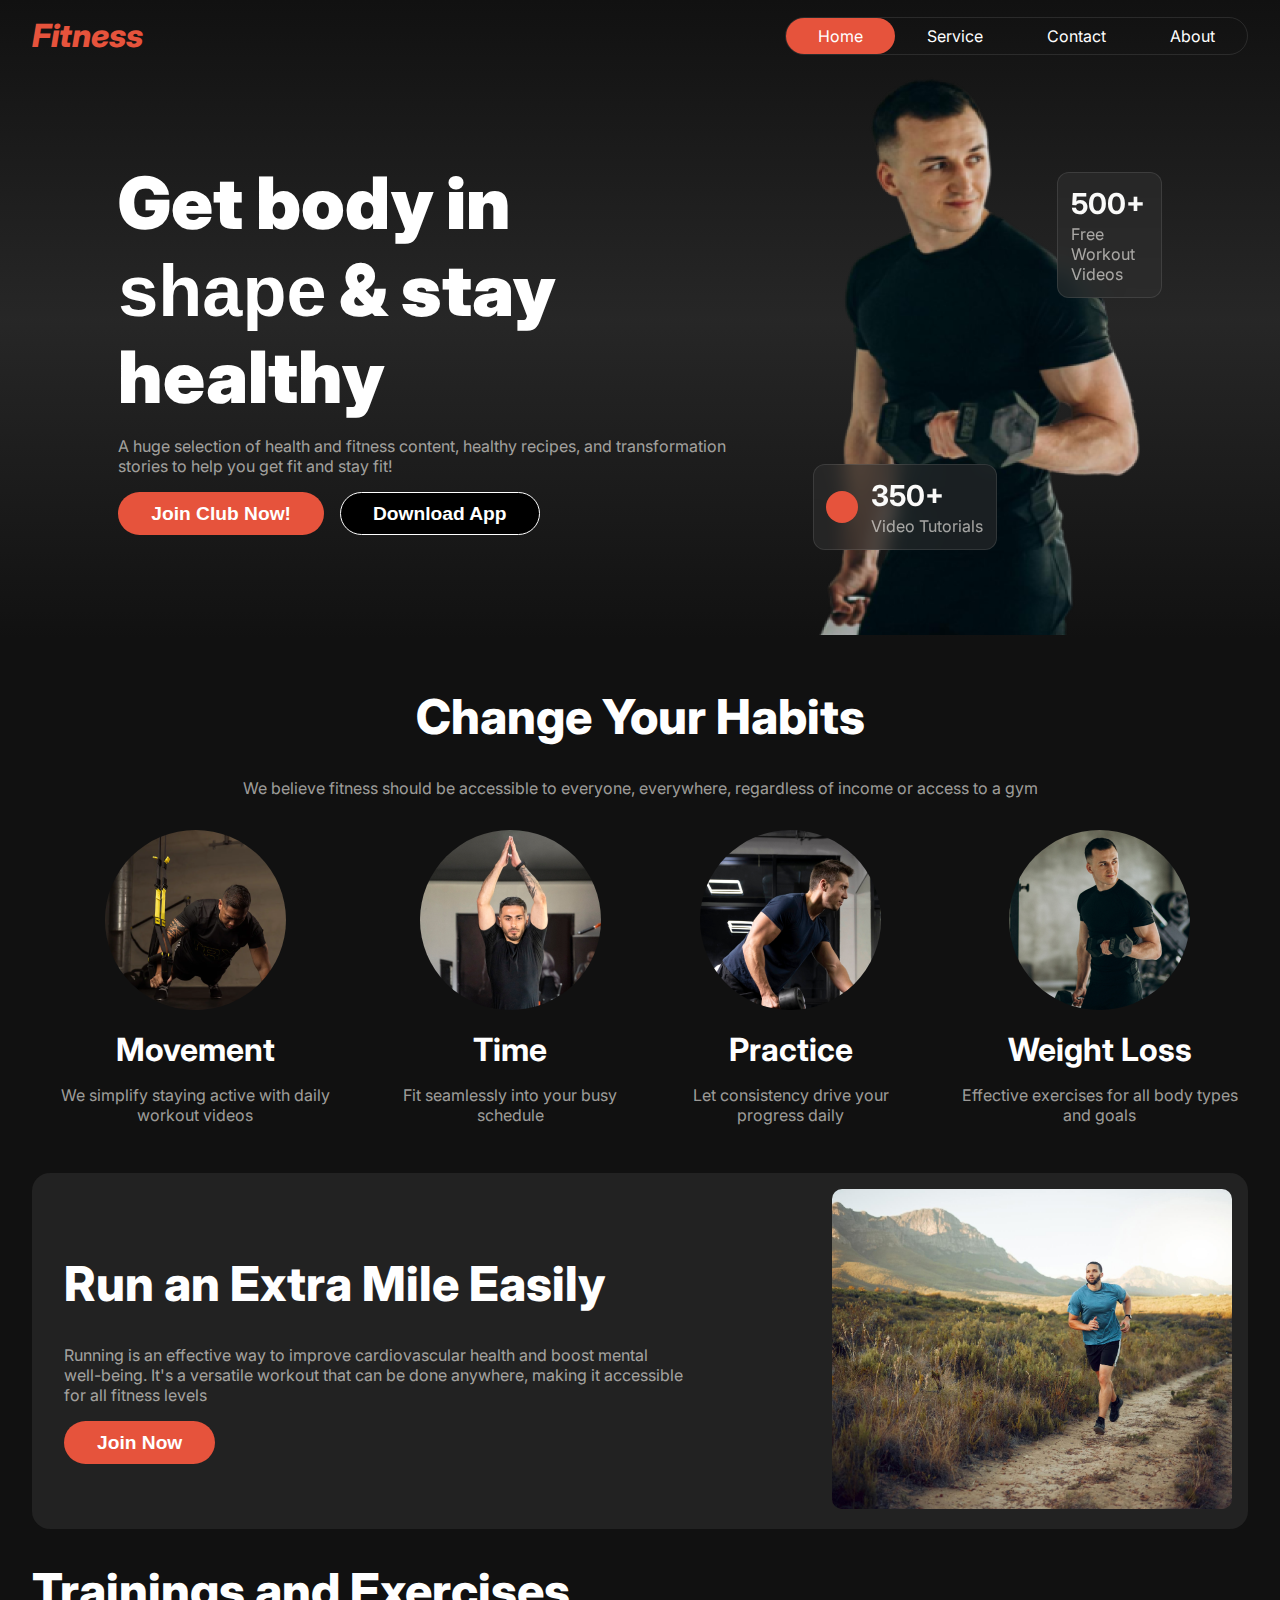
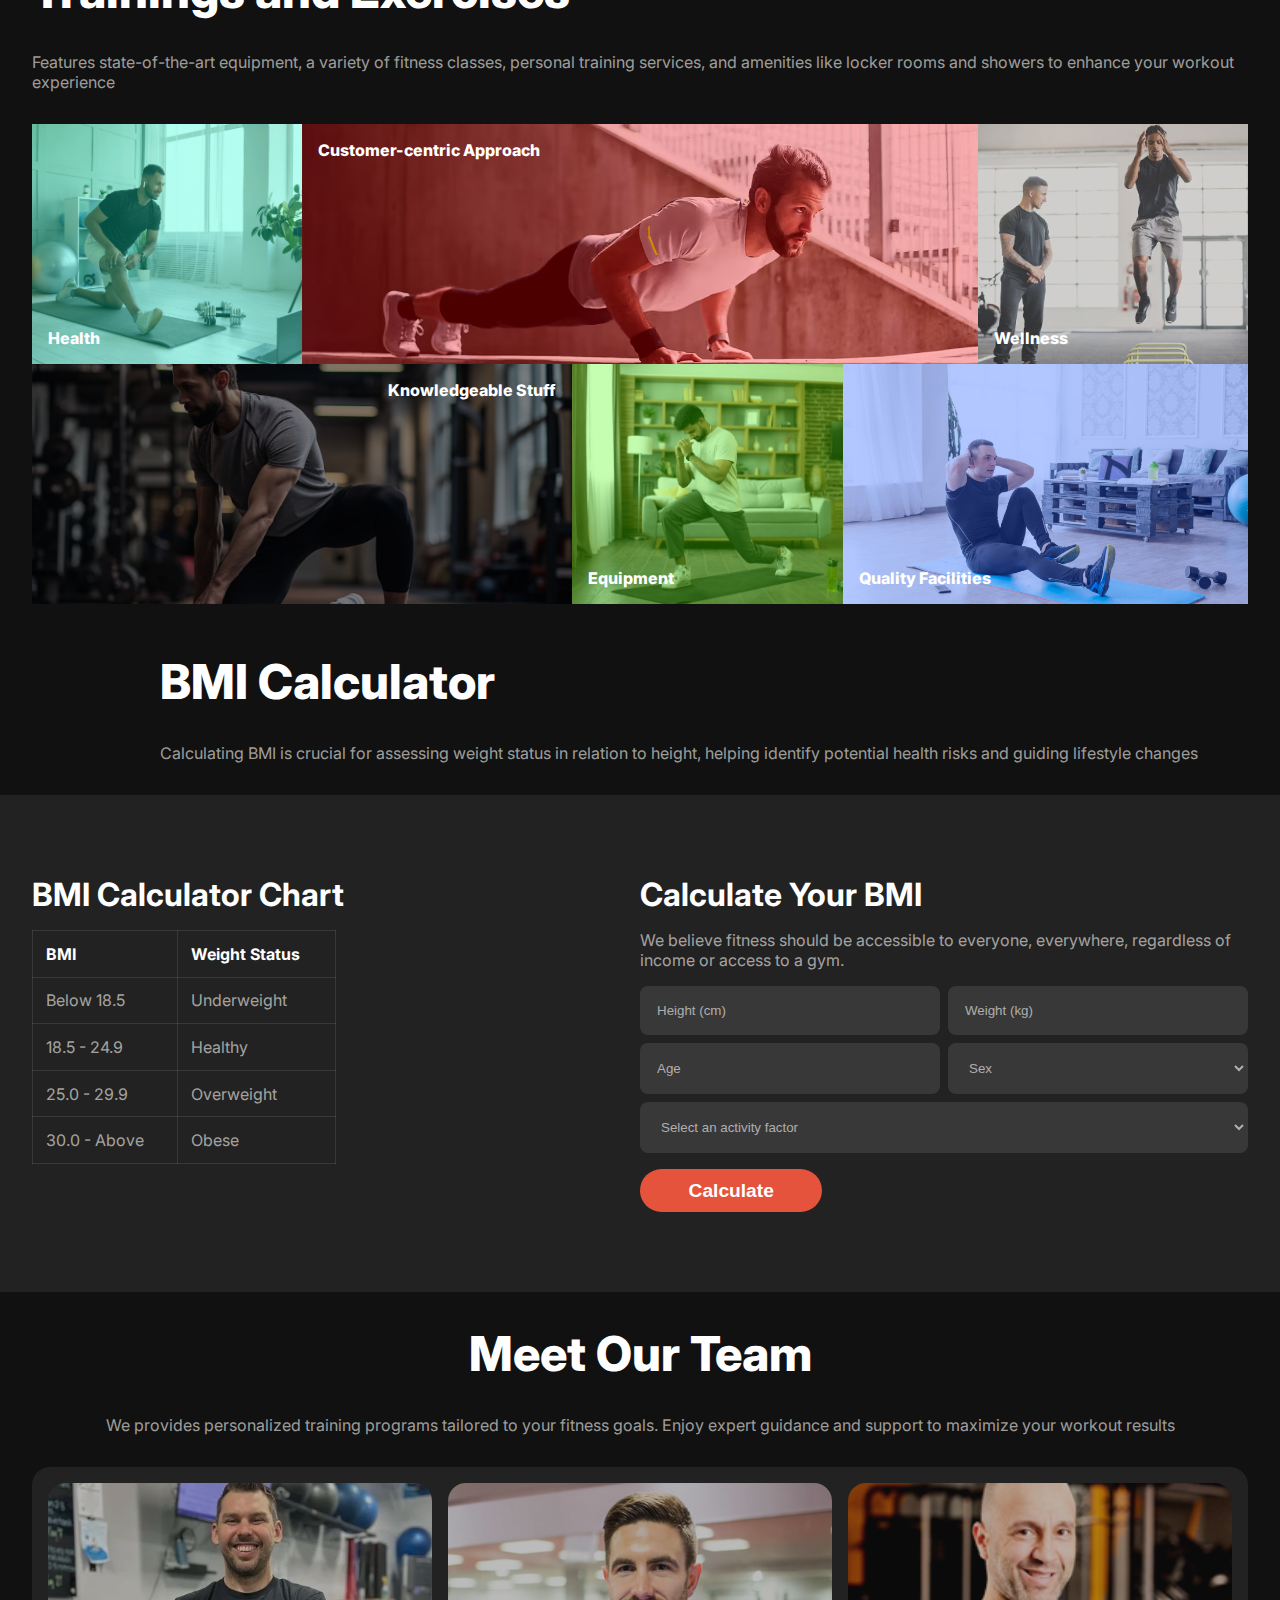
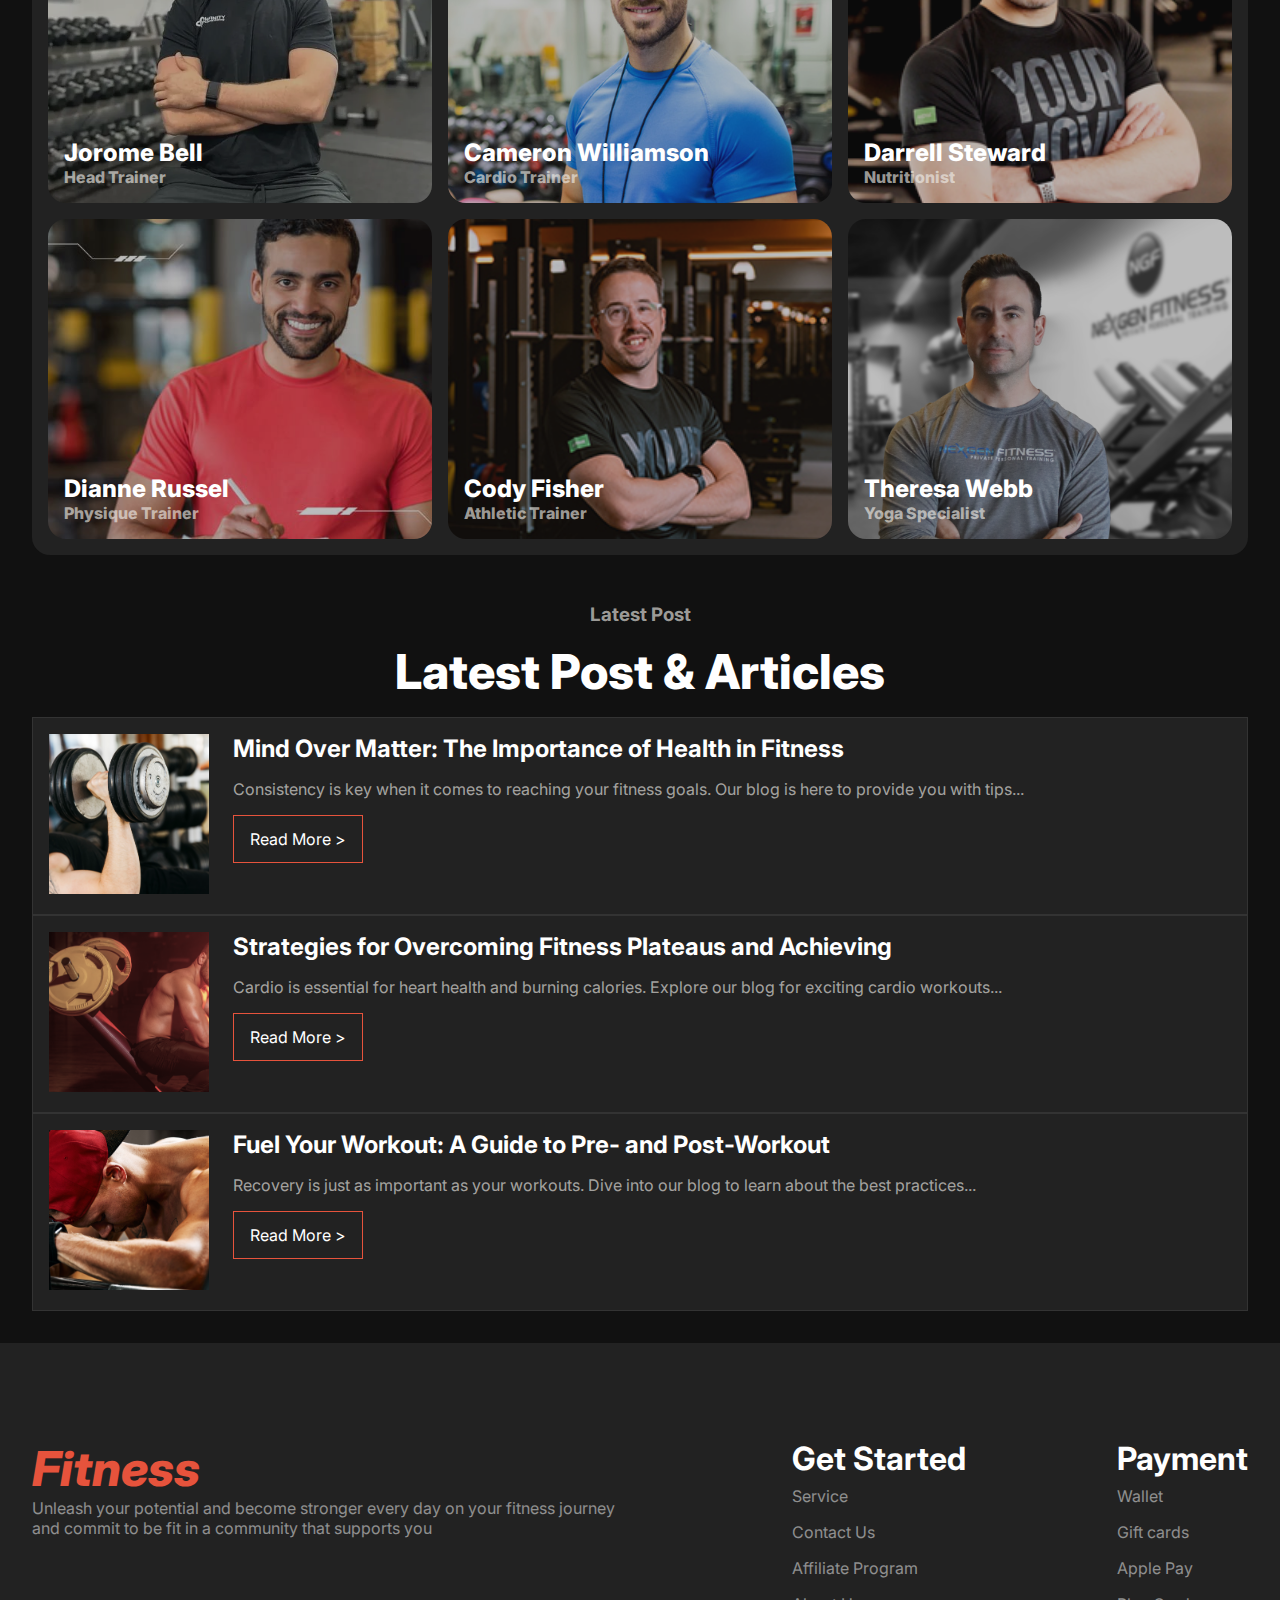
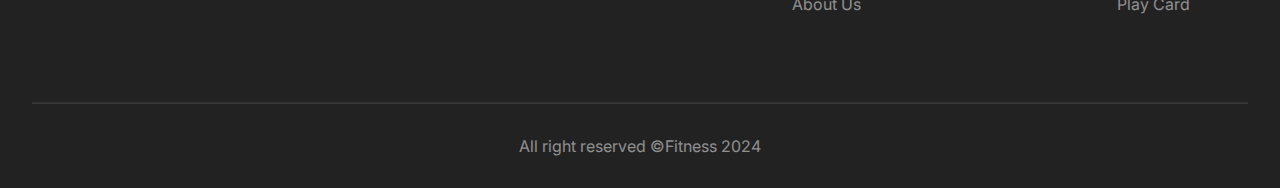
<file: index.html>
<!DOCTYPE html>
<html lang="en">

<head>
    <meta charset="UTF-8">
    <meta name="viewport" content="width=device-width, initial-scale=1.0">
    <title>Fitness Website</title>
    <!-- !Favicon -->
    <link rel="shortcut icon" href="./assets/favicon.png" type="image/x-icon">
    <!-- !Custom Font -->
    <link rel="preconnect" href="https://fonts.googleapis.com">
    <link rel="preconnect" href="https://fonts.gstatic.com" crossorigin>
    <link
        href="https://fonts.googleapis.com/css2?family=Inter:ital,opsz,wght@0,14..32,100..900;1,14..32,100..900&display=swap"
        rel="stylesheet">
    <link href="https://fonts.cdnfonts.com/css/miama" rel="stylesheet">
    <!-- !CSS -->
    <link rel="stylesheet" href="style.css">
</head>

<body>
    <!-- !Header Section -->
    <header class="">
        <!-- !NavBar -->
        <nav class="nav-container">
            <div class="item-1">
                <a class="web-title" href="#">Fitness</a>
            </div>
            <div class="item-2">
                <!-- !Hamburger menu toggle -->
                <input type="checkbox" id="menu-toggle">
                <label for="menu-toggle" class="hamburger">
                    <span></span>
                    <span></span>
                    <span></span>
                </label>
                <!-- !Navlinks -->
                <ul class="nav-menu">
                    <li class="home-default"><a href="#">Home</a></li>
                    <li><a href="#service">Service</a></li>
                    <li><a href="#contact">Contact</a></li>
                    <li><a href="#team">About</a></li>
                </ul>
            </div>
        </nav>
        <!-- !Heder Content -->
        <div class="header-container">
            <div class="header-text">
                <h1 class="header-heading">Get body in <span class="miama-text">shape</span> & stay healthy</h1>
                <p>A huge selection of health and fitness content, healthy recipes, and transformation stories to help
                    you
                    get fit and stay fit!</p>
                <div class="header-btn">
                    <button class="btn primary-btn">Join Club Now!</button>
                    <button class="btn secondary-btn">Download App</button>
                </div>
            </div>
            <!-- !Header Image -->
            <div class="header-image">
                <img src="./assets/Images 2.png" alt="">
                <!-- !Floating Features -->
                <section id="features">
                    <div class="feature feature-1">
                        <div>
                            <div class="circle"></div>
                        </div>
                        <div class="feature-align">
                            <h2>350+</h2>
                            <p class="feature-text">Video Tutorials</p>
                        </div>
                    </div>
                    <div class="feature feature-2 feature-align">
                        <h2>500+</h2>
                        <p class="feature-text">Free Workout Videos</p>
                    </div>
                </section>
            </div>
        </div>
    </header>


    <main>
        <!-- !Habit Section -->
        <section class="change-habits container">
            <h1>Change Your Habits</h1>
            <p>
                We believe fitness should be accessible to everyone, everywhere, regardless of income or
                access to a gym
            </p>
            
            <div class="habits">
                <div class="habit">
                    <img src="./assets/image 3.png" alt="">
                    <h1>Movement</h1>
                    <p>We simplify staying active with daily workout videos</p>
                </div>
                <div class="habit">
                    <img src="./assets/image 2.png" alt="">
                    <h1>Time</h1>
                    <p>Fit seamlessly into your busy schedule</p>
                </div>
                <div class="habit">
                    <img src="./assets/image 4.png" alt="">
                    <h1>Practice</h1>
                    <p>Let consistency drive your progress daily</p>
                </div>
                <div class="habit">
                    <img src="./assets/image 5.png" alt="">
                    <h1>Weight Loss</h1>
                    <p>Effective exercises for all body types and goals</p>
                </div>
            </div>

        </section>
        <!-- !Run-Extra Section -->
        <section class="run-extra-mile container">
            <div class="run-extra">
                <div class="run">
                    <h1>
                        Run an Extra Mile Easily
                    </h1>
                    <p>Running is an effective way to improve cardiovascular health and boost mental well-being. It's a versatile workout that
                    can be done anywhere, making it accessible for all fitness levels
                    </p>
                    <button class="btn primary-btn">Join Now</button>
                </div>
                <!-- !Run Image -->
                <div class="run-img">
                    <img src="./assets/run.jpg" alt="">
                </div>
            </div>
        </section>
        <!-- !Training Section -->
        <section id="service" class="train-and-exercise container">
            <h1>
                Trainings and Exercises
            </h1>
            <p>Features state-of-the-art equipment, a variety of fitness classes, personal training services, and amenities like locker
            rooms and showers to enhance your workout experience</p>
            <!-- !Training Grid -->
            <div class="image-grid">
                <div class="grid-item exercise-1">
                    <img src="./assets/exercise1.jpg" alt="Exercise 1">
                    <div class="overlay teal">
                        <p>Health</p>
                    </div>
                </div>
                <div class="grid-item exercise-2">
                    <img src="./assets/exercise2.png" alt="Exercise 2">
                    <div class="overlay red">
                        <p>Customer-centric Approach</p>
                    </div>
                </div>
                <div class="grid-item exercise-3">
                    <img src="./assets/exercise3.png" alt="Exercise 3">
                    <div class="overlay gray">
                        <p>Wellness</p>
                    </div>
                </div>
                <div class="grid-item exercise-4">
                    <img src="./assets/exercise4.png" alt="Exercise 4">
                    <div class="overlay blackish">
                        <p>Knowledgeable Stuff</p>
                    </div>
                </div>
                <div class="grid-item exercise-5">
                    <img src="./assets/exercise5.jpg" alt="Exercise 5">
                    <div class="overlay lightgreen">
                        <p>Equipment</p>
                    </div>
                </div>
                <div class="grid-item exercise-6">
                    <img src="./assets/exercise6.jpg" alt="Exercise 6">
                    <div class="overlay lightblue">
                        <p>Quality Facilities</p>
                    </div>
                </div>
            </div>
        </section>
        <!-- !BMI Calculator Section-->
        <section id="bmi-calculator-container">
            <div class="calculator-heading container">
                <h1>BMI Calculator
                </h1>
                <p>Calculating BMI is crucial for assessing weight status in relation to height, helping identify potential health risks
                and guiding lifestyle changes</p>
            </div>
            <div class="bmi-calculator container">
                <div class="bmi-chart">
                    <h1>
                        BMI Calculator Chart
                    </h1>
                    <table class="bmi-table">
                        <th>
                            BMI
                        </th>
                        <th> Weight Status</th>
                        <tr>
                            <td>Below 18.5</td>
                            <td>Underweight</td>
                        </tr>
                        <tr>
                            <td>18.5 - 24.9</td>
                            <td>Healthy</td>
                        </tr>
                        <tr>
                            <td>25.0 - 29.9</td>
                            <td>Overweight</td>
                        </tr>
                        <tr>
                            <td>30.0 - Above</td>
                            <td>Obese</td>
                        </tr>
                    </table>
                </div>
                <!-- !Calculator -->
                <div class="calculator-container">
                    <h1>
                        Calculate Your BMI
                    </h1>
                    <p>
                        We believe fitness should be accessible to everyone, everywhere, regardless of
                        income or access to a gym.
                    </p>
                    <!-- !Calculator Data Input -->
                    <form class="form-field" action="">
                        <input type="number" placeholder="Height (cm)" name="" id="">
                        <input type="number" placeholder="Weight (kg)" name="" id="">
                        <input type="number" placeholder="Age" name="" id="">
                        <select name="" id="">
                            <option>Sex</option>
                            <option value="">Male</option>
                            <option value="">Female</option>
                        </select>
                        <select name="" id="factor">
                            <option>Select an activity factor</option>
                            <option value="">High</option>
                            <option value="">Low</option>
                        </select>
                    </form>
                    <button class="btn primary-btn bmi-btn">Calculate</button>
                </div>
            </div>
        </section>
        <!-- !Team Members Section-->
        <section id="team" class="container">
            <h1>
                Meet Our Team
            </h1>
            <p>We provides personalized training programs tailored to your fitness goals. Enjoy expert guidance and support to
            maximize your workout results
            </p>
            <!-- !Team Member Grid -->
            <div class="team-members">
                <div class="members">
                    <img src="./assets/trainer1.png" alt="">
                    <div class="member-name overlay">
                        <h1>Jorome Bell</h1>
                        <p>Head Trainer</p>
                    </div>
                </div>
                <div class="members">
                    <img src="./assets/trainer2.png" alt="">
                    <div class="member-name overlay">
                        <h1>Cameron Williamson</h1>
                        <p>Cardio Trainer</p>
                    </div>
                </div>
                <div class="members">
                    <img src="./assets/trainer3.png" alt="">
                    <div class="member-name overlay">
                        <h1>Darrell Steward</h1>
                        <p>Nutritionist</p>
                    </div>
                </div>
                <div class="members">
                    <img src="./assets/trainer4.png" alt="">
                    <div class="member-name overlay">
                        <h1>Dianne Russel</h1>
                        <p>Physique Trainer</p>
                    </div>
                </div>
                <div class="members">
                    <img src="./assets/trainer5.png" alt="">
                    <div class="member-name overlay">
                        <h1>Cody Fisher</h1>
                        <p>Athletic Trainer</p>
                    </div>
                </div>
                <div class="members">
                    <img src="./assets/trainer6.png" alt="">
                    <div class="member-name overlay">
                        <h1>Theresa Webb</h1>
                        <p>Yoga Specialist</p>
                    </div>
                </div>
            </div>
        </section>
        <!-- !Post Section -->
        <section class="latest-posts container">
            <div class="post-section-title">
                <h3>Latest Post</h3>
                <h1>Latest Post & Articles</h1>
            </div>
            <!-- !Post Articles -->
            <div class="post-grid">
                <div class="post-item">
                    <div class="post-image">
                        <img src="./assets/post 1.png" alt="Post Image 1">
                    </div>
                    <div class="post-content">
                        <h2>Mind Over Matter: The Importance of Health in Fitness</h2>
                        <p>Consistency is key when it comes to reaching your fitness goals. Our blog is here to provide
                            you
                            with tips...</p>
                        <a href="#" class="read-more">Read More &gt;</a>
                    </div>
                </div>

                <div class="post-item">
                    <div class="post-image">
                        <img src="./assets/post 2.png" alt="Post Image 2">
                    </div>
                    <div class="post-content">
                        <h2>Strategies for Overcoming Fitness Plateaus and Achieving</h2>
                        <p>Cardio is essential for heart health and burning calories. Explore our blog for exciting
                            cardio
                            workouts...</p>
                        <a href="#" class="read-more">Read More &gt;</a>
                    </div>
                </div>

                <div class="post-item">
                    <div class="post-image">
                        <img src="./assets/post 3.png" alt="Post Image 3">
                    </div>
                    <div class="post-content">
                        <h2>Fuel Your Workout: A Guide to Pre- and Post-Workout</h2>
                        <p>Recovery is just as important as your workouts. Dive into our blog to learn about the best
                            practices...</p>
                        <a href="#" class="read-more">Read More &gt;</a>
                    </div>
                </div>
            </div>
        </section>
    </main>


    <footer id="contact" class="footer-container container"><!-- !Footer Sections-->
        <div class="footer-flex">
            <div class="footer-heading">
                <a class="web-title footer-title" href="#">Fitness</a>
                <p>Unleash your potential and become stronger every day on your fitness journey and commit to be fit in a community that
                supports you</p>
            </div>
            <div class="get-start">
                <h1>Get Started</h1>
                <ul>
                    <li><a href="">Service</a></li>
                    <li><a href="">Contact Us</a></li>
                    <li><a href="">Affiliate Program</a></li>
                    <li><a href="">About Us</a></li>
                </ul>
            </div>
            <div class="get-start">
                <h1>Payment </h1>
                <ul>
                    <li><a href="">Wallet</a></li>
                    <li><a href="">Gift cards</a></li>
                    <li><a href="">Apple Pay</a></li>
                    <li><a href="">Play Card</a></li>
                </ul>
            </div>
        </div>
        <!-- !Copyright Area -->
        <hr>
        <div class="copyright">All right reserved &copyFitness 2024</div>
    </footer>
</body>

</html>
</file>
<file: style.css>
/* *Universal Design */
* {
  margin: 0;
  padding: 0;
  scroll-behavior: smooth;
}
/* *Body */
body {
  width: 100%;
  font-family: "Inter", sans-serif;
}
/* *All anchor tag */
a {
  text-decoration: none;
}
/* *Universal Section Design */
.container {
  padding: 1rem 2rem 0rem 2rem;
  background: rgb(17, 17, 17);
}
/* *Header */
header {
  padding: 1rem 2rem 0rem 2rem;
  color: white;
  background: linear-gradient(
    to bottom,
    rgb(17, 17, 17),
    rgba(15, 15, 15, 0.9),
    rgb(17, 17, 17)
  );
}
/* *NavBar */
.nav-container {
  top: 0;
  display: flex;
  align-items: center;
}
.item-1,
.item-2 {
  width: 50%;
}
/* *Web-Title */
.web-title {
  font-style: italic;
  font-weight: 800;
  font-size: 2rem;
  color: #e6533c;
}
/* *Navigation Menu */
.nav-menu {
  list-style: none;
  display: flex;
  justify-content: space-between;
  box-sizing: border-box;
  border: 1px solid rgba(255, 255, 255, 0.1);
  border-radius: 40px;
}
.home-default {
  border-radius: 40px;
  background-color: #e6533c;
}

.nav-menu li {
  padding: 0.5rem 2rem;
  text-decoration: none;
  font-weight: 400;
}
.nav-menu a {
  font-size: 1rem;
  color: white;
}

/* *Hamburger styles */
.item-2 {
  display: flex;
  align-items: center;
  position: relative;
  justify-content:end ;
}
.hamburger {
  display: none;
  cursor: pointer;
  width: 2rem;
  height: 2rem;
  position: absolute;
  right: 0;
}

.hamburger span {
  display: block;
  width: 100%;
  height: 4px;
  background-color: white;
  margin-bottom: 5px;
  transition: all 0.3s ease;
}
/* *Hide checkbox in Hamburger*/
#menu-toggle {
  display: none;
}

/* *Show menu when checkbox is checked for mobile*/
#menu-toggle:checked + .hamburger + .nav-menu {
  display: block;
}
/* *Header Content */
.header-container {
  display: flex;
  align-items: center;
  justify-content: space-evenly;
  width: 100%;
}
.header-text {
  display: flex;
  flex-direction: column;
  align-items: flex-start;
  width: 50%;
}
.header-text p {
  font-size: 1rem;
  padding: 1rem 0;
  text-align: left;
  color: rgba(239, 237, 232, 0.65);
}
.header-heading {
  font-size: 4.5rem;
  font-weight: 900;
  text-align: left;
}
.miama-text {
  font-family: "Miama", sans-serif;
  font-weight: 600;
}
.header-btn {
  display: flex;
  gap: 1rem;
}
/* *Universal Button */
.btn {
  cursor: pointer;
  border-radius: 42px;
  border: 0px;
  padding: 0.6rem 2rem;
  font-size: 1.2rem;
  font-weight: 600;
  color: rgb(255, 255, 255);
}
/* *Header Button */
.primary-btn {
  border: 1px solid transparent;
  background: rgb(230, 83, 60);
}

.secondary-btn {
  border: 1px solid rgb(255, 255, 255);
  background: rgb(0, 0, 0);
}
.header-image {
  position: relative;
}
/* *Header Floating Features */
.feature {
  box-sizing: border-box;
  border: 1px solid rgba(255, 255, 255, 0.1);
  border-radius: 12px;
  backdrop-filter: blur(10px);
  background: rgba(48, 48, 48, 0.54);
  font-size: 1.2rem;
  font-weight: 900;
  color: rgb(250, 250, 249);
  padding: 0.8rem;
}
.circle {
  width: 2rem;
  height: 2rem;
  border-radius: 50%;
  background-color: rgb(230, 83, 60);
}
.feature-1 {
  display: flex;
  justify-content: center;
  align-items: center;
  gap: 0.8rem;
  position: absolute;
  left: 0%;
  top: 70%;
}
.feature-2 {
  position: absolute;
  left: 70%;
  top: 20%;
}
.feature-text {
  padding-top: 0.2rem;
  font-size: 1rem;
  font-weight: 400;
  color: rgba(239, 237, 232, 0.65);
}
.feature-align {
  text-align: left;
}
/* *Habit Section */
.change-habits {
  color: #fff;
  text-align: center;
}
.change-habits > h1 {
  font-weight: 800;
  font-size: 3rem;
  padding: 2rem 0rem;
}
.change-habits > p {
  color: rgba(239, 237, 232, 0.65);
}
.habits {
  display: flex;
  gap: 2rem;
  justify-content: center;
  padding: 1rem 0rem;
}
.habit {
  padding: 1rem 0rem;
}
.habit img {
  border-radius: 50%;
}
.habit h1 {
  padding: 1rem 0rem;
}
.habit p {
  font-size: 1rem;
  color: rgba(239, 237, 232, 0.65);
}
/* *Run-extra Section */
.run-extra-mile {
  color: #fff;
}
.run-extra {
  display: flex;
  justify-content: space-between;
  align-items: center;
  gap: 8rem;
  border-radius: 18px;
  padding: 1rem;
  background: rgb(34, 34, 34);
}
.run {
  padding: 1rem;
}
.run > h1 {
  font-weight: 800;
  font-size: 3rem;
  padding: 1rem 0rem;
}
.run > p {
  color: rgba(239, 237, 232, 0.65);
  padding: 1rem 0rem;
}
.run-img img {
  width: 25rem;
  height: 20rem;
  object-fit: cover;
  border-radius: 10px;
}
/* *Training Section */
.train-and-exercise > h1 {
  color: #fff;
  font-weight: 800;
  font-size: 3rem;
  padding: 1rem 0rem;
}
.train-and-exercise > p {
  color: rgba(239, 237, 232, 0.65);
  padding: 1rem 0rem;
}
.image-grid {
  display: grid;
  grid-template-columns: repeat(9, 1fr);
  padding: 1rem 0rem;
}

.grid-item {
  position: relative;
  height: 15rem;
}

.grid-item img {
  width: 100%;
  height: 100%;
  object-fit: cover;
}

.overlay {
  position: absolute;
  top: 0;
  left: 0;
  right: 0;
  bottom: 0;
  padding: 1rem 1rem;
  font-weight: 800;
  font-size: 1rem;
  color: #fff;
}

.exercise-1 {
  grid-column: span 2;
}

.exercise-2 {
  grid-column: span 5;
}

.exercise-3 {
  grid-column: span 2;
}

.exercise-4 {
  grid-column: span 4;
}

.exercise-5 {
  grid-column: span 2;
}

.exercise-6 {
  grid-column: span 3;
}

.teal {
  background-color: rgba(6, 255, 210, 0.3);
  display: flex;
  justify-content: start;
  align-items: end;
}

.red {
  background-color: rgba(255, 0, 0, 0.3);
  display: flex;
  justify-content: start;
  align-items: start;
}

.gray {
  background-color: rgba(128, 128, 128, 0.3);
  display: flex;
  justify-content: start;
  align-items: end;
}
.blackish {
  background-color: rgba(0, 0, 0, 0.5);
  display: flex;
  justify-content: end;
  align-items: start;
}

.lightgreen {
  background-color: rgba(66, 255, 0, 0.3);
  display: flex;
  justify-content: start;
  align-items: end;
}

.lightblue {
  background-color: rgba(0, 71, 255, 0.3);
  display: flex;
  justify-content: start;
  align-items: end;
}
/* *BMI Calculator */

.calculator-heading {
  padding-left: 10rem;
}

.calculator-heading > h1 {
  color: #fff;
  font-weight: 800;
  font-size: 3rem;
  padding: 1rem 0rem;
}
.calculator-heading > p {
  color: rgba(239, 237, 232, 0.65);
  padding: 1rem 0rem 2rem 0rem;
}
.bmi-calculator {
  background: rgb(34, 34, 34);
  color: white;
  display: flex;
  padding-top: 5rem;
  padding-bottom: 5rem;
}
.bmi-chart {
  display: flex;
  flex-direction: column;
  justify-content: start;
  gap: 1rem;
  width: 50%;
}
.bmi-table {
  width: 50%;
}
table,
th,
td {
  text-align: left;
  padding: 0.8rem;
  border: 1px solid rgba(255, 255, 255, 0.1);
  border-collapse: collapse;
}
.bmi-chart td {
  color: rgba(239, 237, 232, 0.65);
}
.calculator-container {
  display: flex;
  flex-direction: column;

  flex: 1;
  gap: 1rem;
}
.calculator-container > p {
  color: rgba(239, 237, 232, 0.65);
}
form {
  display: grid;
  grid-template-columns: repeat(2, 1fr);
  grid-gap: 0.5rem;
}
input,
select {
  padding: 1rem;
  border: 1px solid transparent;
  border-radius: 8px;
  background: rgba(255, 255, 255, 0.1);
  color: white;
}
select {
  color: rgba(255, 255, 255, 0.6);
}
select > option {
  background: rgba(34, 34, 34, 0.9);
}
::placeholder {
  color: rgba(255, 255, 255, 0.6);
}
#factor {
  grid-column: span 2;
}
.bmi-btn {
  text-align: center;
  display: flex;
  align-items: center;
  justify-content: center;
  width: 30%;
}
/* *Team Section */

#team {
  color: #fff;
  text-align: center;
  padding-bottom: 2rem;
}
#team > h1 {
  font-weight: 800;
  font-size: 3rem;
  padding: 1rem 0rem;
}
#team > p {
  color: rgba(239, 237, 232, 0.65);
  padding: 1rem 0rem 2rem 0rem;
}
.team-members {
  display: grid;
  grid-template-columns: repeat(3, 1fr);
  grid-gap: 1rem;
  border-radius: 18px;
  padding: 1rem;
  background: rgb(34, 34, 34);
}

.members {
  position: relative;
  height: 20rem;
}
.member-name {
  display: flex;
  flex-direction: column;
  justify-content: end;
  align-items: start;
}
.member-name > p {
  color: rgba(239, 237, 232, 0.65);
  font-size: 1rem;
}
.member-name > h1 {
  font-weight: 800;
  font-size: 1.5rem;
}
.members img {
  opacity: 70%;
  width: 100%;
  height: 100%;
  object-fit: cover;
  border-radius: 18px;
}
/* *Articles */

.latest-posts {
  padding-bottom: 2rem;
  text-align: center;
  color: #fff;
}

.post-section-title h3 {
  color: rgba(239, 237, 232, 0.65);
}

.post-section-title h1 {
  font-weight: 800;
  font-size: 3rem;
  padding: 1rem 0rem;
}
.post-item {
  background: rgb(34, 34, 34);
  display: flex;
  padding: 1rem;
  border: 1px solid #333;
}

.post-item .post-image img {
  width: 10rem;
  height: 10rem;
  object-fit: cover;
  margin-right: 1.5rem;
}

.post-content {
  text-align: left;
  flex: 1;
}

.post-content h2 {
  font-size: 1.5rem;
  margin-bottom: 1rem;
}

.post-content p {
  font-size: 1rem;
  margin-bottom: 1rem;
  color: rgba(239, 237, 232, 0.65);
}

.read-more {
  display: inline-block;
  padding: 0.8rem 1rem;
  color: #fff;
  text-decoration: none;
  border: 1px solid #e6533c;
  transition: background-color 0.3s;
}

.read-more:hover {
  background-color: #e6533c;
}

/* *Footer Section */
.footer-container {
  background: rgb(34, 34, 34);
}
.footer-flex {
  flex: 1;
  display: flex;
  justify-content: space-between;
  padding: 5rem 0;
}
.footer-heading {
  width: 50%;
}
.footer-heading > p {
  color: rgba(255, 255, 255, 0.5);
}
.footer-title {
  font-weight: 800;
  font-size: 3rem;
}
.get-start > ul > li {
  text-decoration: none;
  list-style: none;
  padding: 0.5rem 0rem;
}
.get-start a {
  color: rgba(255, 255, 255, 0.5);
}
.get-start > h1 {
  color: #fff;
}
/* *Horizontal Bar */
hr {
  border-color: rgba(255, 255, 255, 0.1);
}
/* *Copyright Claim */
.copyright {
  color: rgba(255, 255, 255, 0.5);
  padding: 2rem 0;
  text-align: center;
}

/* *Media Query For Mobile Devices */

@media (max-width: 576px) {
  .hamburger {
    display: block;
  }
  .nav-menu {
    display: none;
  }
  .header-container {
    flex-direction: column;
  }
  .header-text,
  .header-container {
    width: 100%;
  }
  .habits {
    flex-direction: column;
  }
  .run-extra {
    flex-direction: column;
    gap: 2rem;
  }
  .run-img img {
    width: 100%;
    height: 100%;
    object-fit: cover;
  }
  .image-grid {
    grid-template-columns: repeat(2, 1fr);
  }
  .exercise-1,
  .exercise-2,
  .exercise-3,
  .exercise-4,
  .exercise-5,
  .exercise-6 {
    grid-column: span 1;
  }
  .bmi-calculator {
    flex-direction: column;
    gap: 3rem;
  }
  .calculator-heading {
    padding-left: 2rem;
  }
  .bmi-chart {
    width: 100%;
  }
  .bmi-table {
    width: 100%;
  }
  .form-field {
    grid-template-columns: repeat(1, 1fr);
  }
  #factor {
    grid-column: span 1;
  }
  .bmi-btn {
    width: 100%;
  }
  .team-members {
    grid-template-columns: repeat(1, 1fr);
  }
  .post-item {
    flex-direction: column;
    align-items: start;
  }
  .footer-flex {
    flex-direction: column;
    gap: 2rem;
    padding: 2rem 0;
  }
  .footer-heading {
    width: 100%;
  }
}

/* *Media Query For Tablet Devices */

@media (min-width: 577px) and (max-width: 992px) {
  .hamburger {
    display: block;
  }
  .nav-menu {
    display: none;
  }
  .header-container {
    flex-direction: column;
  }
  .header-text,
  .header-container {
    width: 100%;
  }
  .habits {
    display: grid;
    grid-template-columns: repeat(2, 1fr);
  }
  .run-extra {
    gap: 2rem;
  }
  .run-img img {
    width: 15rem;
    height: 20rem;
    object-fit: cover;
  }
  .image-grid {
    grid-template-columns: repeat(3, 1fr);
  }
  .exercise-1,
  .exercise-2,
  .exercise-3,
  .exercise-4,
  .exercise-5,
  .exercise-6 {
    grid-column: span 1;
  }
  .bmi-calculator {
    flex-direction: column;
    gap: 3rem;
  }
  .calculator-container {
    width: 90%;
    overflow: scroll;
  }
  .calculator-heading {
    padding-left: 2rem;
  }
  .bmi-chart {
    width: 100%;
  }
  .bmi-table {
    width: 100%;
  }
  .footer-flex {
    display: grid;
    grid-template-columns: repeat(2,1fr);
    gap: 2rem;
    padding: 2rem 0;
  }
  .footer-heading{
    grid-column: span 2;
  }
}
</file>
